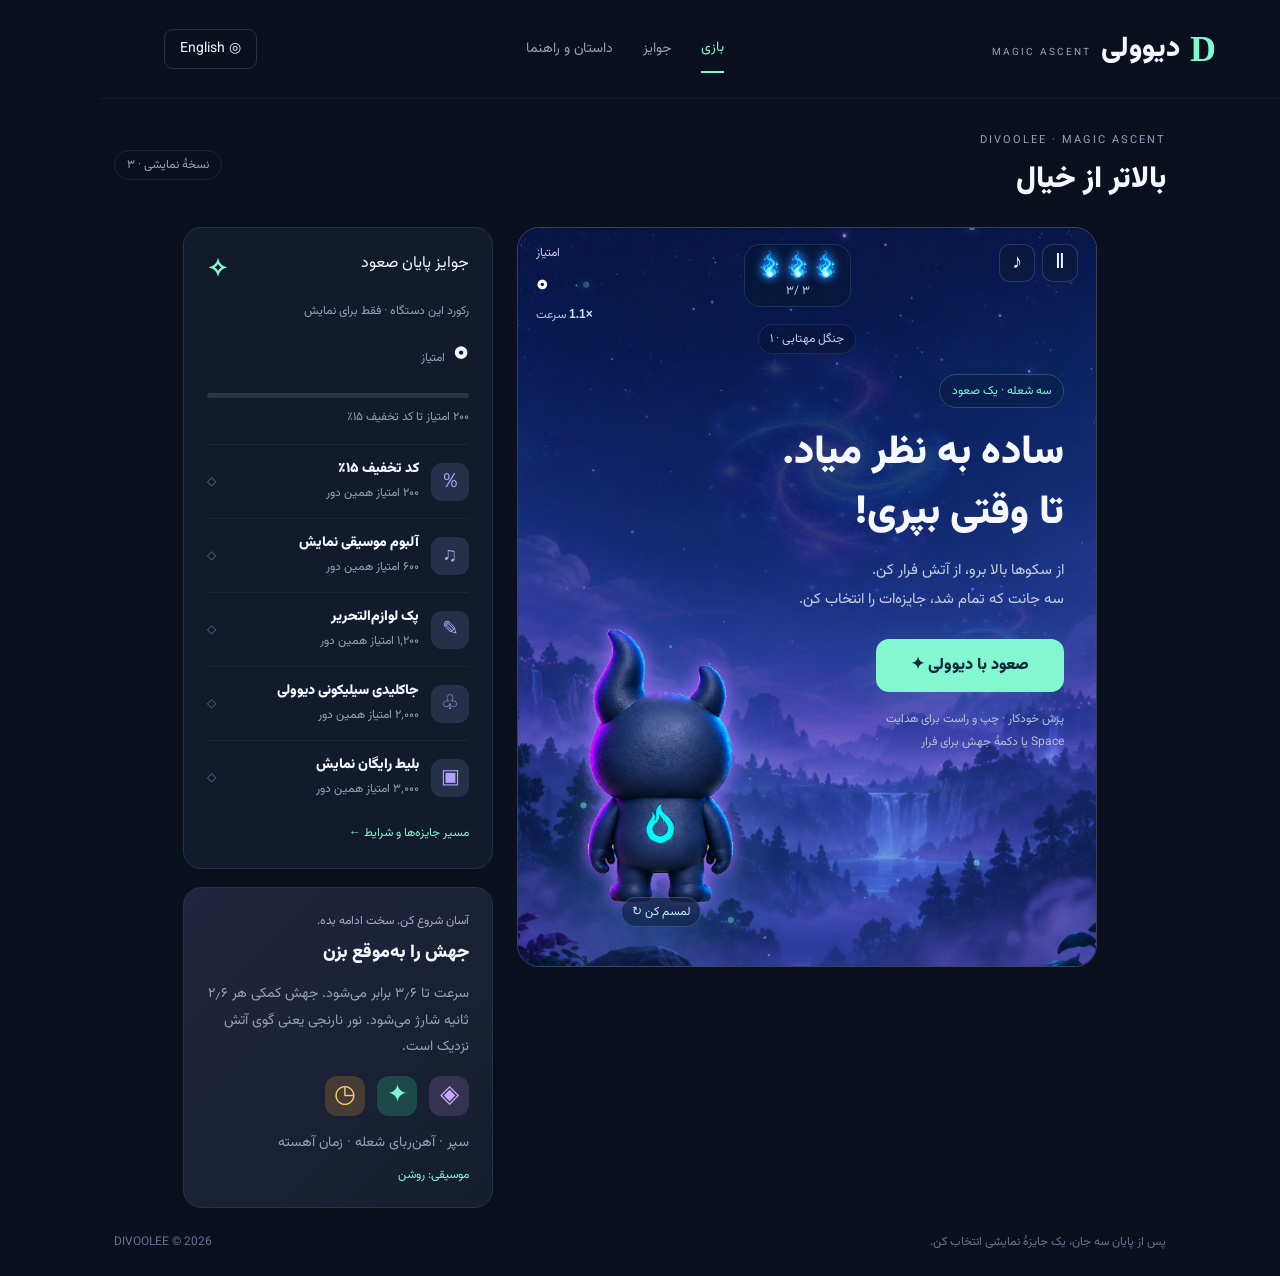
<file: index.html>
<!doctype html>
<html lang="fa" dir="rtl">
<head>
 <meta charset="UTF-8"><meta name="viewport" content="width=device-width,initial-scale=1">
 <title>دیوولی — صعود جادویی</title>
 <meta name="description" content="سه شعله، یک جایزه و یک صعود دشوار. ماجراجویی عمودی دیوولی.">
 <link rel="icon" href="data:image/svg+xml,%3Csvg xmlns='http://www.w3.org/2000/svg' viewBox='0 0 32 32'%3E%3Crect width='32' height='32' rx='10' fill='%230c142c'/%3E%3Cpath d='M16 4Q30 21 16 28Q2 21 16 4' fill='%2356ead8'/%3E%3C/svg%3E">
 <link rel="stylesheet" href="style.css">
</head>
<body>
<header>
 <a class="brand" href="./"><span class="brand-mark">D</span><span data-fa="دیوولی" data-en="Divoolee">دیوولی</span><small>MAGIC ASCENT</small></a>
 <nav aria-label="Navigation"><button class="nav-active" data-panel="game" data-fa="بازی" data-en="Play">بازی</button><button data-panel="rewards" data-fa="جوایز" data-en="Rewards">جوایز</button><button data-panel="story" data-fa="داستان و راهنما" data-en="Story & guide">داستان و راهنما</button></nav>
 <button id="language" class="language">English ◎</button>
</header>
<main>
 <div class="topline"><div><span class="eyebrow">DIVOOLEE · MAGIC ASCENT</span><h1 data-fa="بالاتر از خیال" data-en="Rise beyond imagination">بالاتر از خیال</h1></div><span class="demo" data-fa="نسخهٔ نمایشی · ۳" data-en="Demo edition · 3">نسخهٔ نمایشی · ۳</span></div>
 <div class="game-layout">
  <section class="arena" aria-label="Divoolee Magic Ascent">
   <div class="scene"></div><canvas id="game" tabindex="0"></canvas>
   <div class="hud">
    <div class="score-box"><small data-fa="امتیاز" data-en="SCORE">امتیاز</small><strong id="score">۰</strong><small class="speed-label"><span data-fa="سرعت" data-en="Speed">سرعت</span> <b id="speed">1.1×</b></small></div>
    <div class="lives-box"><div id="lives" role="img" aria-label="۳ جان باقی مانده"><i></i><i></i><i></i></div><small id="lifeCount">۳ / ۳</small></div>
    <div class="hud-actions"><button id="sound" aria-label="صدا" aria-pressed="true">♪</button><button id="pause" aria-label="مکث">Ⅱ</button></div>
   </div>
   <div class="world"><span id="world">جنگل مهتابی · ۱</span></div>
   <div id="welcome" class="overlay">
    <div class="intro"><span class="chapter" data-fa="سه شعله · یک صعود" data-en="THREE FLAMES · ONE ASCENT">سه شعله · یک صعود</span><h2 data-fa="ساده به نظر میاد.<br>تا وقتی بپری!" data-en="Looks easy.<br>Until you jump.">ساده به نظر میاد.<br>تا وقتی بپری!</h2><p data-fa="از سکوها بالا برو، از آتش فرار کن.<br>سه جانت که تمام شد، جایزه‌ات را انتخاب کن." data-en="Climb the platforms. Dodge the fire.<br>Use three lives. Then choose your reward.">از سکوها بالا برو، از آتش فرار کن.<br>سه جانت که تمام شد، جایزه‌ات را انتخاب کن.</p><button id="start" class="primary" data-fa="صعود با دیوولی ✦" data-en="Rise with Divoolee ✦">صعود با دیوولی ✦</button><small data-fa="پرش خودکار · چپ و راست برای هدایت<br>Space یا دکمهٔ جهش برای فرار" data-en="Auto-bounce · Steer left and right<br>Space or Boost to dodge">پرش خودکار · چپ و راست برای هدایت<br>Space یا دکمهٔ جهش برای فرار</small></div>
    <button id="heroTurn" class="hero-character ready" aria-label="لمس کن تا دیوولی به سمتت بچرخد" aria-pressed="false"><canvas id="heroSprite" width="300" height="400" aria-hidden="true"></canvas><span class="turn-hint" data-fa="لمسم کن ↻" data-en="Tap to turn ↻">لمسم کن ↻</span></button>
   </div>
   <div id="power" class="power"></div><div id="toast" role="status" aria-live="polite"></div>
   <button id="claimShortcut" hidden data-fa="انتخاب یک جایزه ✦" data-en="Choose one reward ✦">انتخاب یک جایزه ✦</button>
   <button id="homeAgain" class="primary" hidden data-fa="دوباره از اول ↻" data-en="Start again ↻">دوباره از اول ↻</button>
   <div class="touch-controls"><button id="left" aria-label="Move left">←</button><button id="jump">جهش ↑</button><button id="right" aria-label="Move right">→</button></div>
  </section>
  <aside>
   <section class="progress-card"><div class="card-heading"><span data-fa="جوایز پایان صعود" data-en="Rewards after the ascent">جوایز پایان صعود</span><span>✧</span></div><p class="muted" data-fa="رکورد این دستگاه · فقط برای نمایش" data-en="Device record · display only">رکورد این دستگاه · فقط برای نمایش</p><div class="best"><strong id="best">۰</strong><small data-fa="امتیاز" data-en="points">امتیاز</small></div><div class="progress-track"><i id="progress"></i></div><p id="nextReward" class="next"></p><div id="rewardList"></div><button class="text-button" data-panel="rewards" data-fa="مسیر جایزه‌ها و شرایط ←" data-en="Reward trail & rules →">مسیر جایزه‌ها و شرایط ←</button></section>
   <section class="magic-card"><span class="eyebrow" data-fa="آسان شروع کن. سخت ادامه بده." data-en="EASY TO START. HARD TO MASTER.">آسان شروع کن. سخت ادامه بده.</span><h3 data-fa="جهش را به‌موقع بزن" data-en="Time your boost"></h3><p data-fa="سرعت تا ۳٫۶ برابر می‌شود. جهش کمکی هر ۲٫۶ ثانیه شارژ می‌شود. نور نارنجی یعنی گوی آتش نزدیک است." data-en="Speed rises to 3.6×. Boost recharges every 2.6 seconds. An orange warning means fire is coming."></p><div class="powers"><span>◈</span><span>✦</span><span>◷</span></div><p data-fa="سپر · آهن‌ربای شعله · زمان آهسته" data-en="Shield · Spark magnet · Slow time"></p><button id="music" class="text-button" aria-pressed="true">موسیقی: روشن</button></section>
  </aside>
 </div>
 <footer><span data-fa="پس از پایان سه جان، یک جایزهٔ نمایشی انتخاب کن." data-en="Use all three lives, then choose one demo campaign reward.">پس از پایان سه جان، یک جایزهٔ نمایشی انتخاب کن.</span><span>DIVOOLEE © 2026</span></footer>
</main>
<dialog id="dialog"><button id="close" class="close" aria-label="Close">×</button><div id="dialogBody"></div></dialog>
<script src="engine.js"></script><script src="rewards.js"></script><script src="audio.js"></script><script src="turntable.js"></script><script src="game.js"></script>
</body></html>
</file>
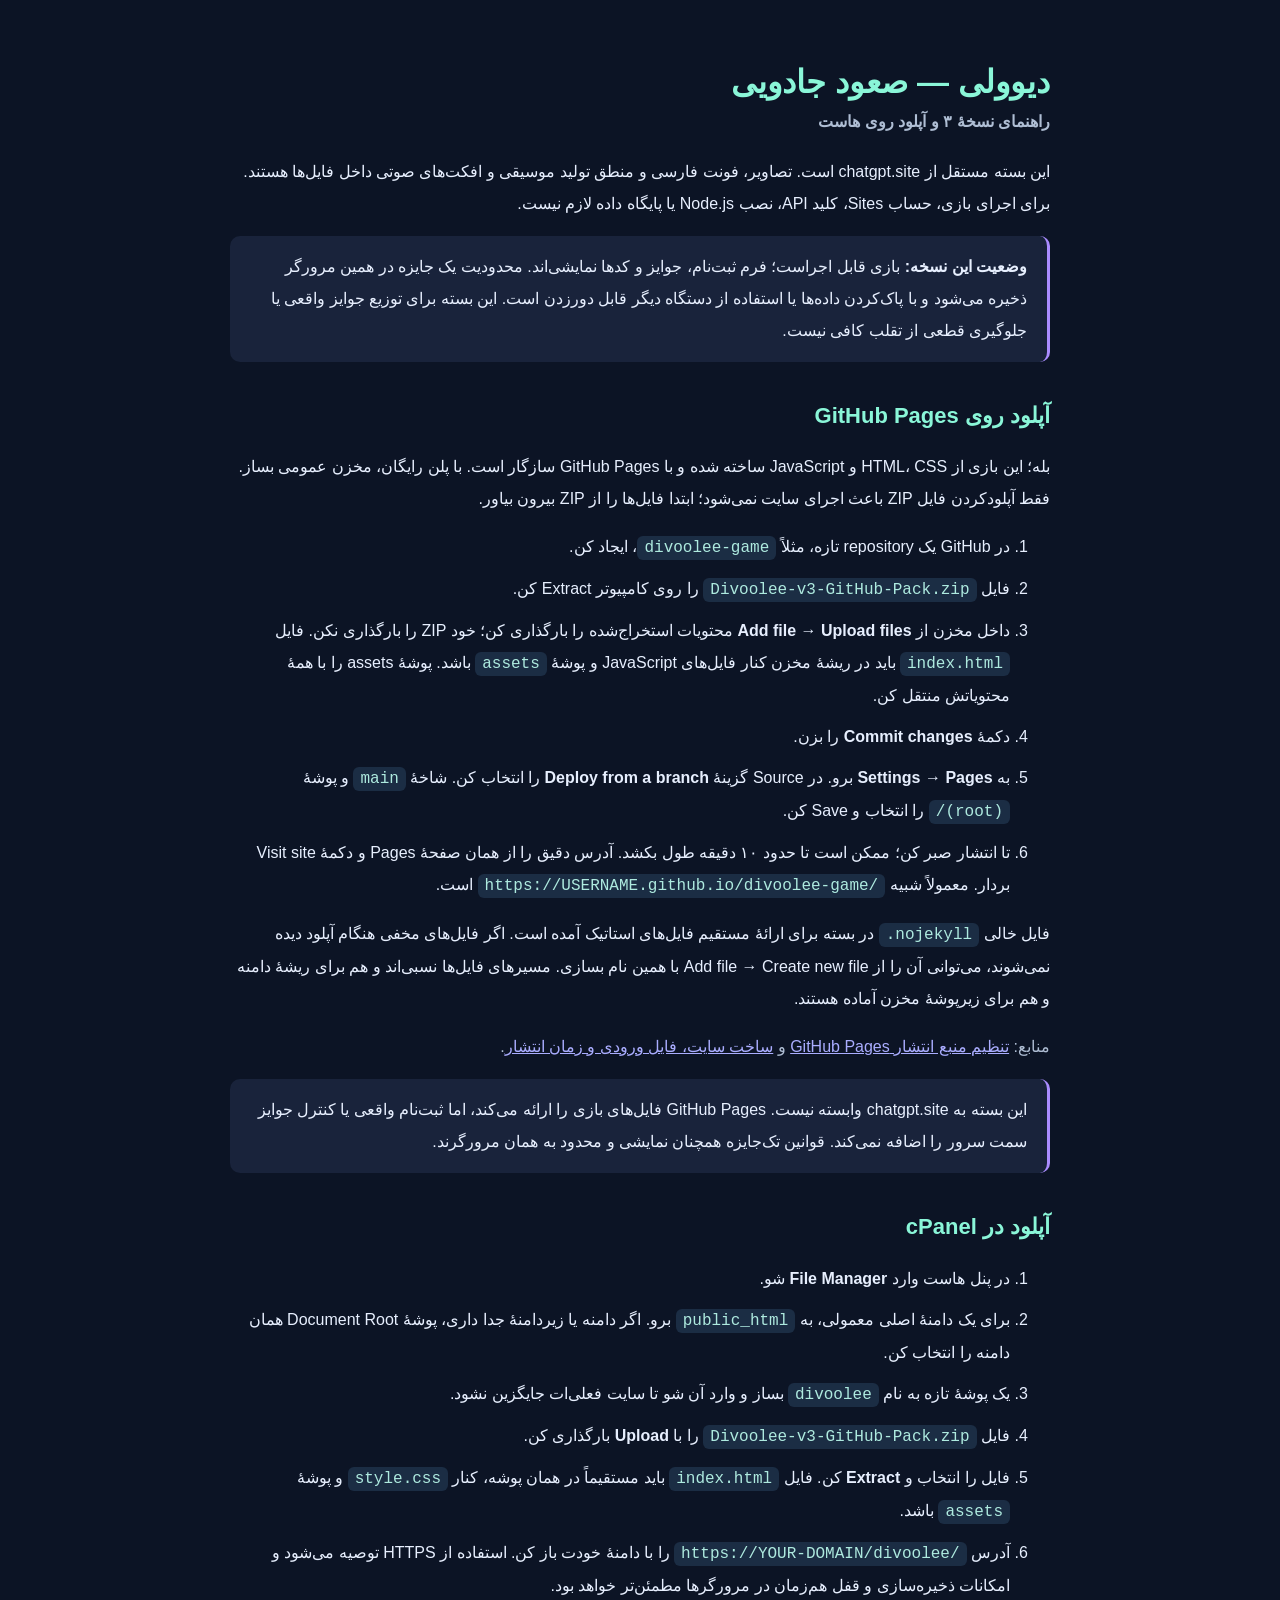
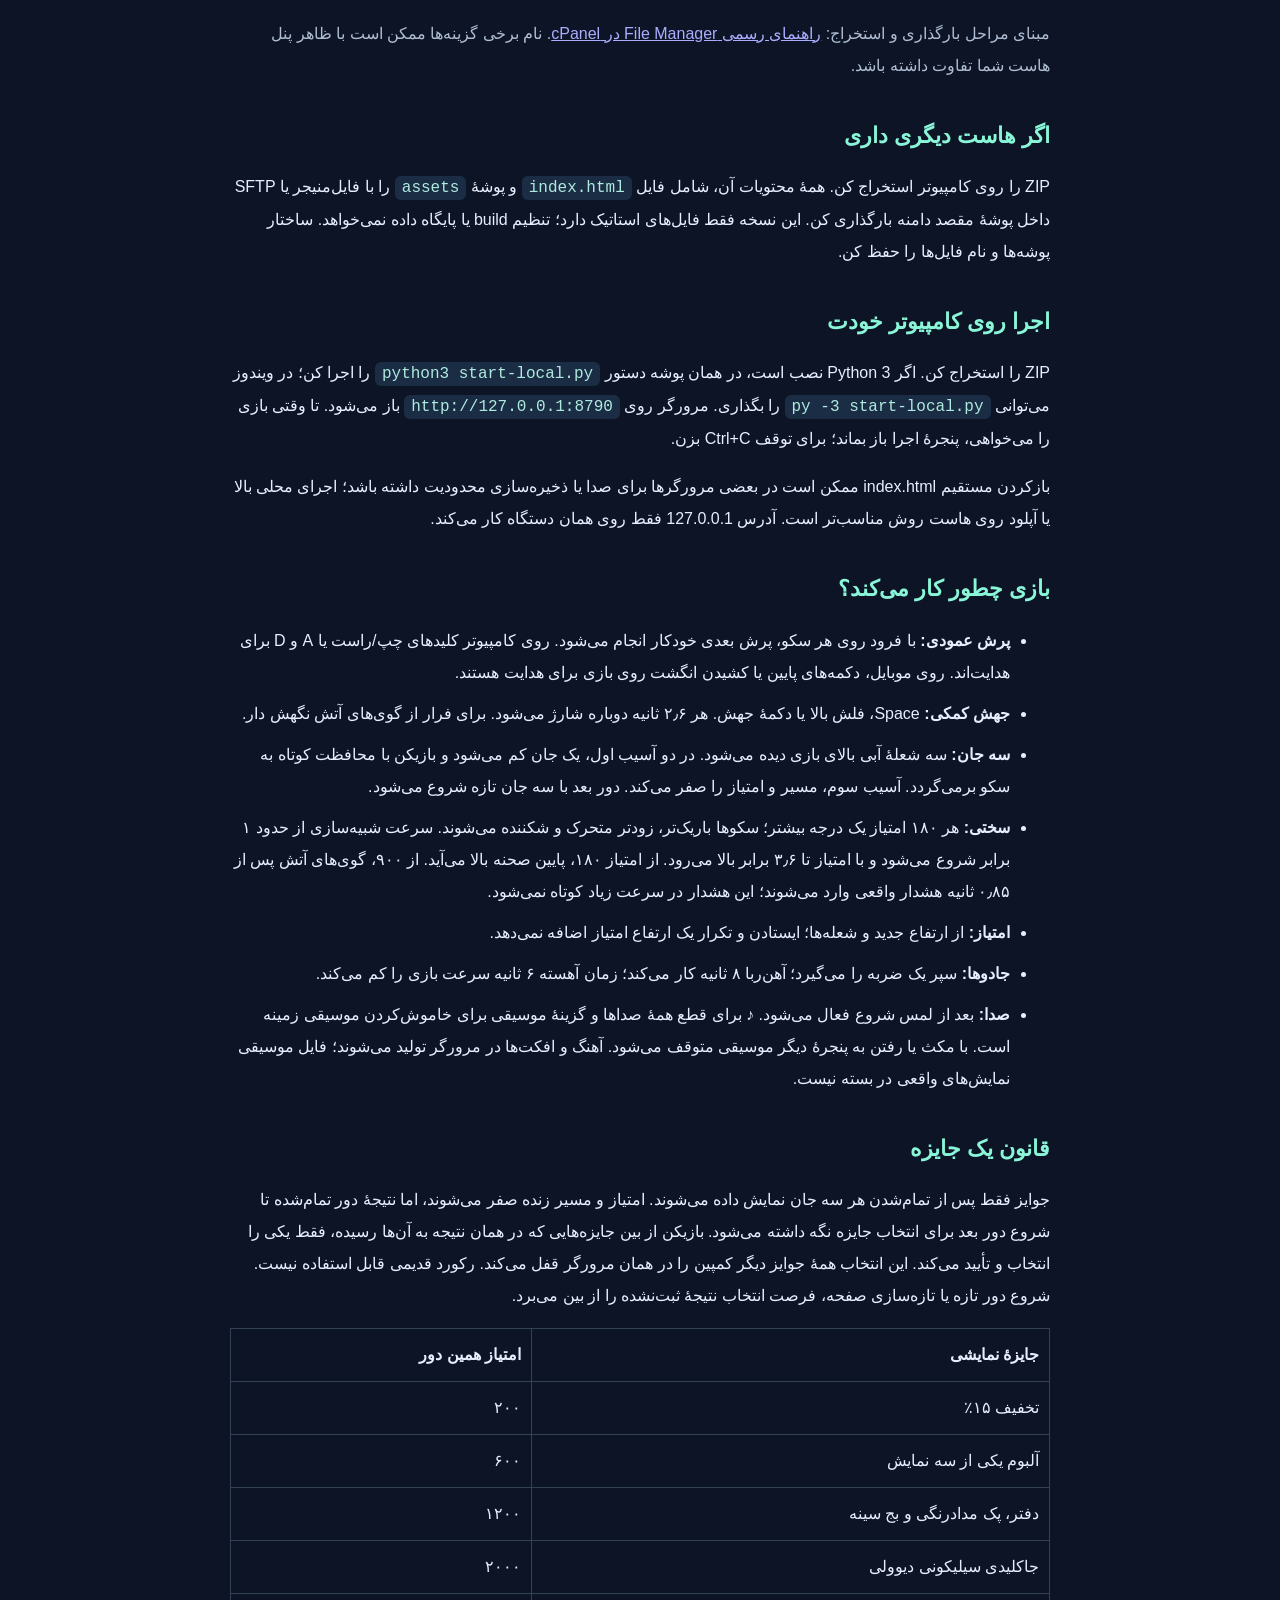
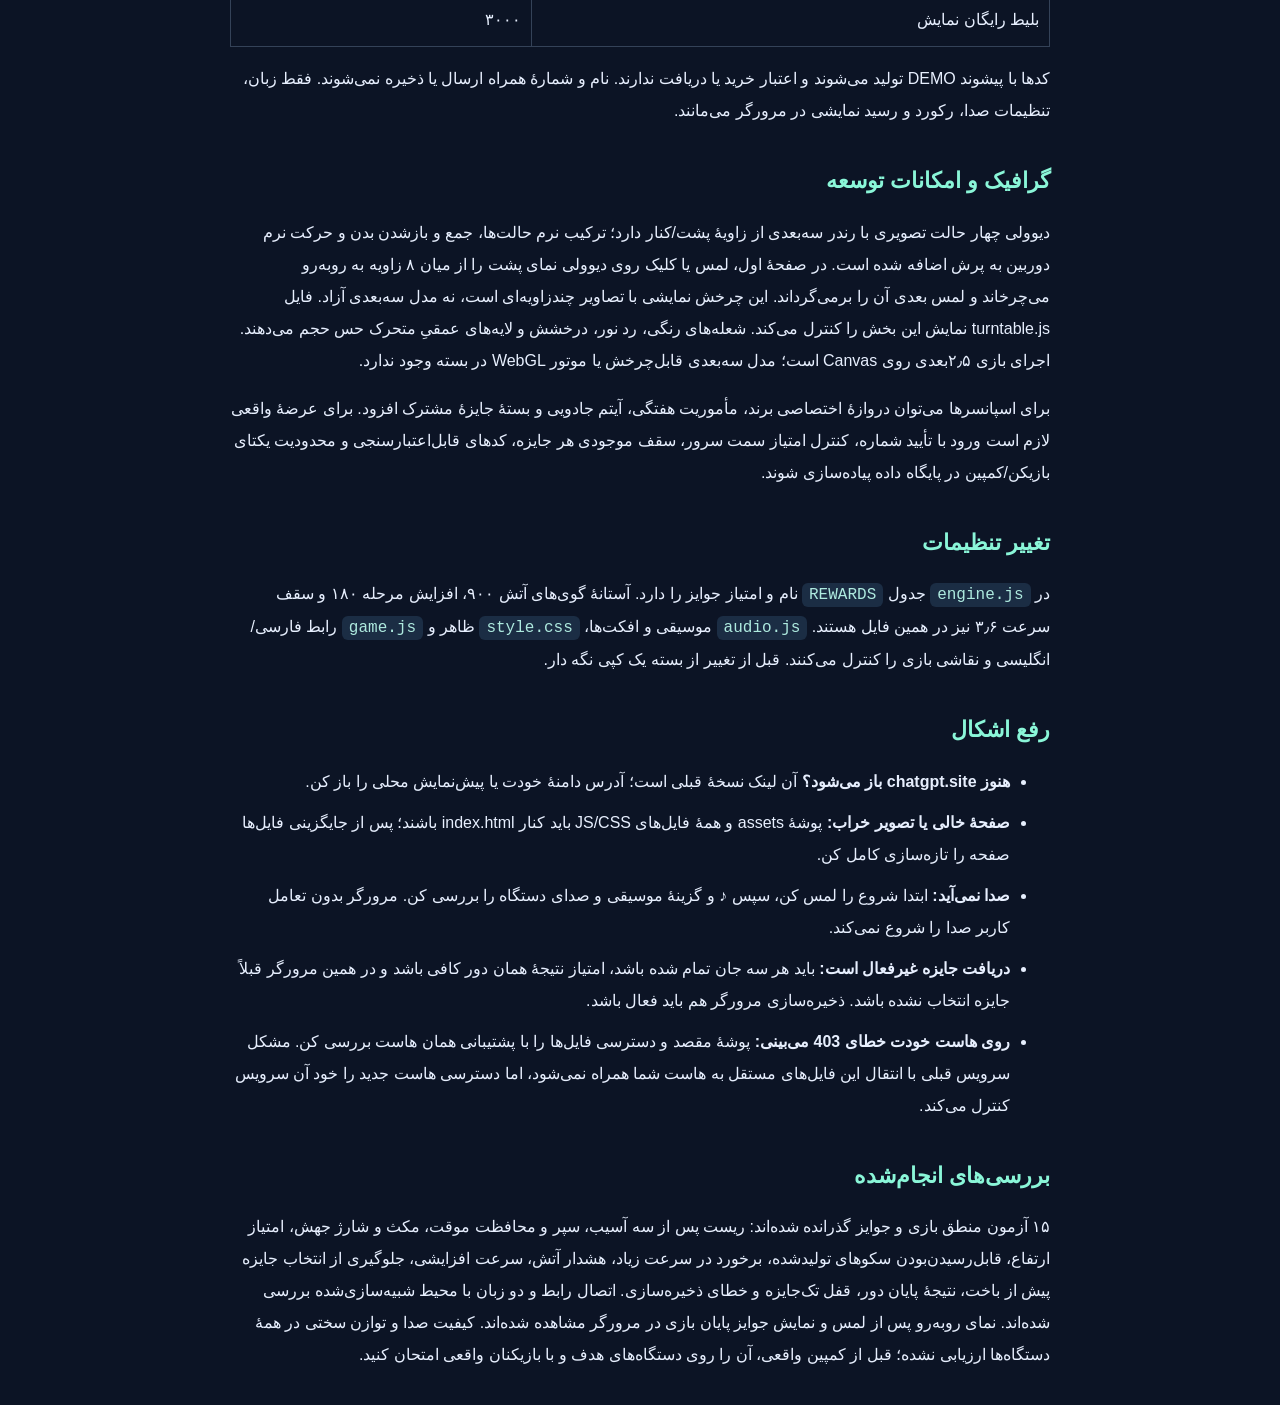
<file: README-FA.html>
<!doctype html><html lang="fa" dir="rtl"><head><meta charset="utf-8"><meta name="viewport" content="width=device-width,initial-scale=1"><title>راهنمای بستهٔ دیوولی</title><style>body{font:16px/2 Tahoma,Arial,sans-serif;background:#0c1425;color:#e7effe;margin:0}main{max-width:820px;margin:auto;padding:36px 24px}h1,h2{color:#8af6d8;line-height:1.6}h2{margin-top:36px;font-size:22px}a{color:#aaadff}code{direction:ltr;unicode-bidi:embed;color:#aeeadf;background:#1b2d44;padding:3px 7px;border-radius:6px}li{margin:9px 0}.note{border-right:3px solid #aa8cff;background:#19233b;padding:15px 20px;border-radius:10px}table{border-collapse:collapse;width:100%}td,th{padding:10px;border:1px solid #344258;text-align:right}.muted{color:#afbed4}h1 small{display:block;font-size:16px;color:#afbed4}</style></head><body><main>
<h1>دیوولی — صعود جادویی<small>راهنمای نسخهٔ ۳ و آپلود روی هاست</small></h1>
<p>این بسته مستقل از chatgpt.site است. تصاویر، فونت فارسی و منطق تولید موسیقی و افکت‌های صوتی داخل فایل‌ها هستند. برای اجرای بازی، حساب Sites، کلید API، نصب Node.js یا پایگاه داده لازم نیست.</p>
<div class="note"><strong>وضعیت این نسخه:</strong> بازی قابل اجراست؛ فرم ثبت‌نام، جوایز و کدها نمایشی‌اند. محدودیت یک جایزه در همین مرورگر ذخیره می‌شود و با پاک‌کردن داده‌ها یا استفاده از دستگاه دیگر قابل دورزدن است. این بسته برای توزیع جوایز واقعی یا جلوگیری قطعی از تقلب کافی نیست.</div>
<h2>آپلود روی GitHub Pages</h2>
<p>بله؛ این بازی از HTML، CSS و JavaScript ساخته شده و با GitHub Pages سازگار است. با پلن رایگان، مخزن عمومی بساز. فقط آپلودکردن فایل ZIP باعث اجرای سایت نمی‌شود؛ ابتدا فایل‌ها را از ZIP بیرون بیاور.</p>
<ol><li>در GitHub یک repository تازه، مثلاً <code>divoolee-game</code>، ایجاد کن.</li><li>فایل <code>Divoolee-v3-GitHub-Pack.zip</code> را روی کامپیوتر Extract کن.</li><li>داخل مخزن از <strong>Add file → Upload files</strong> محتویات استخراج‌شده را بارگذاری کن؛ خود ZIP را بارگذاری نکن. فایل <code>index.html</code> باید در ریشهٔ مخزن کنار فایل‌های JavaScript و پوشهٔ <code>assets</code> باشد. پوشهٔ assets را با همهٔ محتویاتش منتقل کن.</li><li>دکمهٔ <strong>Commit changes</strong> را بزن.</li><li>به <strong>Settings → Pages</strong> برو. در Source گزینهٔ <strong>Deploy from a branch</strong> را انتخاب کن. شاخهٔ <code>main</code> و پوشهٔ <code>/(root)</code> را انتخاب و Save کن.</li><li>تا انتشار صبر کن؛ ممکن است تا حدود ۱۰ دقیقه طول بکشد. آدرس دقیق را از همان صفحهٔ Pages و دکمهٔ Visit site بردار. معمولاً شبیه <code>https://USERNAME.github.io/divoolee-game/</code> است.</li></ol>
<p>فایل خالی <code>.nojekyll</code> در بسته برای ارائهٔ مستقیم فایل‌های استاتیک آمده است. اگر فایل‌های مخفی هنگام آپلود دیده نمی‌شوند، می‌توانی آن را از Add file → Create new file با همین نام بسازی. مسیرهای فایل‌ها نسبی‌اند و هم برای ریشهٔ دامنه و هم برای زیرپوشهٔ مخزن آماده هستند.</p>
<p class="muted">منابع: <a href="https://docs.github.com/en/pages/getting-started-with-github-pages/configuring-a-publishing-source-for-your-github-pages-site">تنظیم منبع انتشار GitHub Pages</a> و <a href="https://docs.github.com/en/pages/getting-started-with-github-pages/creating-a-github-pages-site">ساخت سایت، فایل ورودی و زمان انتشار</a>.</p>
<div class="note">این بسته به chatgpt.site وابسته نیست. GitHub Pages فایل‌های بازی را ارائه می‌کند، اما ثبت‌نام واقعی یا کنترل جوایز سمت سرور را اضافه نمی‌کند. قوانین تک‌جایزه همچنان نمایشی و محدود به همان مرورگرند.</div>
<h2>آپلود در cPanel</h2>
<ol>
<li>در پنل هاست وارد <strong>File Manager</strong> شو.</li>
<li>برای یک دامنهٔ اصلی معمولی، به <code>public_html</code> برو. اگر دامنه یا زیر‌دامنهٔ جدا داری، پوشهٔ Document Root همان دامنه را انتخاب کن.</li>
<li>یک پوشهٔ تازه به نام <code>divoolee</code> بساز و وارد آن شو تا سایت فعلی‌ات جایگزین نشود.</li>
<li>فایل <code>Divoolee-v3-GitHub-Pack.zip</code> را با <strong>Upload</strong> بارگذاری کن.</li>
<li>فایل را انتخاب و <strong>Extract</strong> کن. فایل <code>index.html</code> باید مستقیماً در همان پوشه، کنار <code>style.css</code> و پوشهٔ <code>assets</code> باشد.</li>
<li>آدرس <code>https://YOUR-DOMAIN/divoolee/</code> را با دامنهٔ خودت باز کن. استفاده از HTTPS توصیه می‌شود و امکانات ذخیره‌سازی و قفل هم‌زمان در مرورگرها مطمئن‌تر خواهد بود.</li>
</ol>
<p class="muted">مبنای مراحل بارگذاری و استخراج: <a href="https://docs.cpanel.net/cpanel/files/file-manager/110/">راهنمای رسمی File Manager در cPanel</a>. نام برخی گزینه‌ها ممکن است با ظاهر پنل هاست شما تفاوت داشته باشد.</p>
<h2>اگر هاست دیگری داری</h2>
<p>ZIP را روی کامپیوتر استخراج کن. همهٔ محتویات آن، شامل فایل <code>index.html</code> و پوشهٔ <code>assets</code> را با فایل‌منیجر یا SFTP داخل پوشهٔ مقصد دامنه بارگذاری کن. این نسخه فقط فایل‌های استاتیک دارد؛ تنظیم build یا پایگاه داده نمی‌خواهد. ساختار پوشه‌ها و نام فایل‌ها را حفظ کن.</p>
<h2>اجرا روی کامپیوتر خودت</h2>
<p>ZIP را استخراج کن. اگر Python 3 نصب است، در همان پوشه دستور <code>python3 start-local.py</code> را اجرا کن؛ در ویندوز می‌توانی <code>py -3 start-local.py</code> را بگذاری. مرورگر روی <code>http://127.0.0.1:8790</code> باز می‌شود. تا وقتی بازی را می‌خواهی، پنجرهٔ اجرا باز بماند؛ برای توقف Ctrl+C بزن.</p>
<p>بازکردن مستقیم index.html ممکن است در بعضی مرورگرها برای صدا یا ذخیره‌سازی محدودیت داشته باشد؛ اجرای محلی بالا یا آپلود روی هاست روش مناسب‌تر است. آدرس 127.0.0.1 فقط روی همان دستگاه کار می‌کند.</p>
<h2>بازی چطور کار می‌کند؟</h2>
<ul>
<li><strong>پرش عمودی:</strong> با فرود روی هر سکو، پرش بعدی خودکار انجام می‌شود. روی کامپیوتر کلیدهای چپ/راست یا A و D برای هدایت‌اند. روی موبایل، دکمه‌های پایین یا کشیدن انگشت روی بازی برای هدایت هستند.</li>
<li><strong>جهش کمکی:</strong> Space، فلش بالا یا دکمهٔ جهش. هر ۲٫۶ ثانیه دوباره شارژ می‌شود. برای فرار از گوی‌های آتش نگهش دار.</li>
<li><strong>سه جان:</strong> سه شعلهٔ آبی بالای بازی دیده می‌شود. در دو آسیب اول، یک جان کم می‌شود و بازیکن با محافظت کوتاه به سکو برمی‌گردد. آسیب سوم، مسیر و امتیاز را صفر می‌کند. دور بعد با سه جان تازه شروع می‌شود.</li>
<li><strong>سختی:</strong> هر ۱۸۰ امتیاز یک درجه بیشتر؛ سکوها باریک‌تر، زودتر متحرک و شکننده می‌شوند. سرعت شبیه‌سازی از حدود ۱ برابر شروع می‌شود و با امتیاز تا ۳٫۶ برابر بالا می‌رود. از امتیاز ۱۸۰، پایین صحنه بالا می‌آید. از ۹۰۰، گوی‌های آتش پس از ۰٫۸۵ ثانیه هشدار واقعی وارد می‌شوند؛ این هشدار در سرعت زیاد کوتاه نمی‌شود.</li>
<li><strong>امتیاز:</strong> از ارتفاع جدید و شعله‌ها؛ ایستادن و تکرار یک ارتفاع امتیاز اضافه نمی‌دهد.</li>
<li><strong>جادوها:</strong> سپر یک ضربه را می‌گیرد؛ آهن‌ربا ۸ ثانیه کار می‌کند؛ زمان آهسته ۶ ثانیه سرعت بازی را کم می‌کند.</li>
<li><strong>صدا:</strong> بعد از لمس شروع فعال می‌شود. ♪ برای قطع همهٔ صداها و گزینهٔ موسیقی برای خاموش‌کردن موسیقی زمینه است. با مکث یا رفتن به پنجرهٔ دیگر موسیقی متوقف می‌شود. آهنگ و افکت‌ها در مرورگر تولید می‌شوند؛ فایل موسیقی نمایش‌های واقعی در بسته نیست.</li>
</ul>
<h2>قانون یک جایزه</h2>
<p>جوایز فقط پس از تمام‌شدن هر سه جان نمایش داده می‌شوند. امتیاز و مسیر زنده صفر می‌شوند، اما نتیجهٔ دور تمام‌شده تا شروع دور بعد برای انتخاب جایزه نگه داشته می‌شود. بازیکن از بین جایزه‌هایی که در همان نتیجه به آن‌ها رسیده، فقط یکی را انتخاب و تأیید می‌کند. این انتخاب همهٔ جوایز دیگر کمپین را در همان مرورگر قفل می‌کند. رکورد قدیمی قابل استفاده نیست. شروع دور تازه یا تازه‌سازی صفحه، فرصت انتخاب نتیجهٔ ثبت‌نشده را از بین می‌برد.</p>
<table><tr><th>جایزهٔ نمایشی</th><th>امتیاز همین دور</th></tr><tr><td>تخفیف ۱۵٪</td><td>۲۰۰</td></tr><tr><td>آلبوم یکی از سه نمایش</td><td>۶۰۰</td></tr><tr><td>دفتر، پک مدادرنگی و بج سینه</td><td>۱۲۰۰</td></tr><tr><td>جاکلیدی سیلیکونی دیوولی</td><td>۲۰۰۰</td></tr><tr><td>بلیط رایگان نمایش</td><td>۳۰۰۰</td></tr></table>
<p>کدها با پیشوند DEMO تولید می‌شوند و اعتبار خرید یا دریافت ندارند. نام و شمارهٔ همراه ارسال یا ذخیره نمی‌شوند. فقط زبان، تنظیمات صدا، رکورد و رسید نمایشی در مرورگر می‌مانند.</p>
<h2>گرافیک و امکانات توسعه</h2>
<p>دیوولی چهار حالت تصویری با رندر سه‌بعدی از زاویهٔ پشت/کنار دارد؛ ترکیب نرم حالت‌ها، جمع و بازشدن بدن و حرکت نرم دوربین به پرش اضافه شده است. در صفحهٔ اول، لمس یا کلیک روی دیوولی نمای پشت را از میان ۸ زاویه به روبه‌رو می‌چرخاند و لمس بعدی آن را برمی‌گرداند. این چرخش نمایشی با تصاویر چندزاویه‌ای است، نه مدل سه‌بعدی آزاد. فایل turntable.js نمایش این بخش را کنترل می‌کند. شعله‌های رنگی، رد نور، درخشش و لایه‌های عمقیِ متحرک حس حجم می‌دهند. اجرای بازی ۲٫۵بعدی روی Canvas است؛ مدل سه‌بعدی قابل‌چرخش یا موتور WebGL در بسته وجود ندارد.</p>
<p>برای اسپانسرها می‌توان دروازهٔ اختصاصی برند، مأموریت هفتگی، آیتم جادویی و بستهٔ جایزهٔ مشترک افزود. برای عرضهٔ واقعی لازم است ورود با تأیید شماره، کنترل امتیاز سمت سرور، سقف موجودی هر جایزه، کدهای قابل‌اعتبارسنجی و محدودیت یکتای بازیکن/کمپین در پایگاه داده پیاده‌سازی شوند.</p>
<h2>تغییر تنظیمات</h2>
<p>در <code>engine.js</code> جدول <code>REWARDS</code> نام و امتیاز جوایز را دارد. آستانهٔ گوی‌های آتش ۹۰۰، افزایش مرحله ۱۸۰ و سقف سرعت ۳٫۶ نیز در همین فایل هستند. <code>audio.js</code> موسیقی و افکت‌ها، <code>style.css</code> ظاهر و <code>game.js</code> رابط فارسی/انگلیسی و نقاشی بازی را کنترل می‌کنند. قبل از تغییر از بسته یک کپی نگه دار.</p>
<h2>رفع اشکال</h2>
<ul><li><strong>هنوز chatgpt.site باز می‌شود؟</strong> آن لینک نسخهٔ قبلی است؛ آدرس دامنهٔ خودت یا پیش‌نمایش محلی را باز کن.</li><li><strong>صفحهٔ خالی یا تصویر خراب:</strong> پوشهٔ assets و همهٔ فایل‌های JS/CSS باید کنار index.html باشند؛ پس از جایگزینی فایل‌ها صفحه را تازه‌سازی کامل کن.</li><li><strong>صدا نمی‌آید:</strong> ابتدا شروع را لمس کن، سپس ♪ و گزینهٔ موسیقی و صدای دستگاه را بررسی کن. مرورگر بدون تعامل کاربر صدا را شروع نمی‌کند.</li><li><strong>دریافت جایزه غیرفعال است:</strong> باید هر سه جان تمام شده باشد، امتیاز نتیجهٔ همان دور کافی باشد و در همین مرورگر قبلاً جایزه انتخاب نشده باشد. ذخیره‌سازی مرورگر هم باید فعال باشد.</li><li><strong>روی هاست خودت خطای 403 می‌بینی:</strong> پوشهٔ مقصد و دسترسی فایل‌ها را با پشتیبانی همان هاست بررسی کن. مشکل سرویس قبلی با انتقال این فایل‌های مستقل به هاست شما همراه نمی‌شود، اما دسترسی هاست جدید را خود آن سرویس کنترل می‌کند.</li></ul>
<h2>بررسی‌های انجام‌شده</h2>
<p>۱۵ آزمون منطق بازی و جوایز گذرانده شده‌اند: ریست پس از سه آسیب، سپر و محافظت موقت، مکث و شارژ جهش، امتیاز ارتفاع، قابل‌رسیدن‌بودن سکوهای تولیدشده، برخورد در سرعت زیاد، هشدار آتش، سرعت افزایشی، جلوگیری از انتخاب جایزه پیش از باخت، نتیجهٔ پایان دور، قفل تک‌جایزه و خطای ذخیره‌سازی. اتصال رابط و دو زبان با محیط شبیه‌سازی‌شده بررسی شده‌اند. نمای روبه‌رو پس از لمس و نمایش جوایز پایان بازی در مرورگر مشاهده شده‌اند. کیفیت صدا و توازن سختی در همهٔ دستگاه‌ها ارزیابی نشده؛ قبل از کمپین واقعی، آن را روی دستگاه‌های هدف و با بازیکنان واقعی امتحان کنید.</p>
</main></body></html>
</file>
<file: style.css>
@font-face{font-family:Vazirmatn;src:url('assets/vazirmatn-regular.ttf') format('truetype');font-weight:400 600;font-display:swap}@font-face{font-family:Vazirmatn;src:url('assets/vazirmatn-black.ttf') format('truetype');font-weight:700 900;font-display:swap}
:root{color-scheme:dark;--bg:#0b101e;--panel:#121b2c;--line:#263047;--text:#f6f8ff;--muted:#96a2ba;--mint:#83f7cf}*{box-sizing:border-box}body{margin:0;background:var(--bg);color:var(--text);font:16px Vazirmatn,Arial,sans-serif}button,input,select{font:inherit}button,a,input,select{ -webkit-tap-highlight-color:transparent}button{cursor:pointer;color:inherit;border:0;background:none}button:focus-visible,a:focus-visible{outline:2px solid var(--mint);outline-offset:5px}header{max-width:1440px;padding:25px 5%;display:flex;align-items:center;justify-content:space-between;border-bottom:1px solid #ffffff0c;gap:20px}.brand{display:flex;align-items:center;gap:10px;color:inherit;text-decoration:none;font-weight:900;font-size:28px}.brand-mark{font-family:Georgia,serif;color:var(--mint);font-size:36px}.brand small{font-size:10px;letter-spacing:2px;align-self:end;margin-bottom:11px;color:var(--muted);font-weight:500}nav{display:flex;gap:30px}nav button{font-size:14px;color:var(--muted);padding:12px 0}.nav-active{color:var(--mint);border-bottom:2px solid var(--mint)}.language{font-size:14px;border:1px solid var(--line);padding:8px 15px;border-radius:9px;direction:ltr}.language span{margin-left:10px}main{max-width:1440px;margin:auto;padding:28px 5% 0}.topline{display:flex;align-items:center;justify-content:space-between;margin-bottom:24px}.eyebrow{font-size:11px;letter-spacing:2px;color:var(--muted)}h1{font-size:30px;margin:4px 0 0;font-weight:800}.demo{font-size:12px;border:1px solid #ffffff16;border-radius:20px;padding:5px 12px;color:var(--muted)}.game-layout{display:grid;grid-template-columns:minmax(0,1fr) 285px;gap:24px}.arena{height:585px;position:relative;isolation:isolate;overflow:hidden;background:radial-gradient(ellipse at 45% 65%,#2a5970,#151736 60%,#11172e);border:1px solid #38445e;border-radius:22px;direction:ltr;touch-action:none}.scene{position:absolute;inset:-15px;background:linear-gradient(0deg,#08102188,#08102100 45%),url('assets/forest.png') center/cover;transition:transform 1s;z-index:-1}.arena:hover .scene{transform:scale(1.025)}canvas{width:100%;height:100%;display:block}.hud{position:absolute;top:20px;left:24px;right:24px;display:flex;justify-content:space-between;align-items:center;pointer-events:none}.hud>div:first-child{display:flex;flex-direction:column;min-width:65px}.hud small{font-size:12px;color:#c6d5e6}.hud strong{font-size:28px}.world{font-size:13px;background:#08132770;border:1px solid #ffffff1b;padding:8px 14px;border-radius:30px;backdrop-filter:blur(12px);display:flex;align-items:center;gap:8px}.live-dot{width:5px;height:5px;border-radius:50%;background:var(--mint)}#pause{pointer-events:auto;width:38px;height:38px;border-radius:12px;border:1px solid #ffffff25;background:#101a2f80}.overlay{position:absolute;inset:90px 32px 58px;display:flex;align-items:center;direction:rtl}.intro{z-index:2;flex:1}.chapter{font-size:12px;color:var(--mint);border:1px solid #a0ffd735;border-radius:25px;padding:7px 12px;background:#081c2e50}h2{font-size:clamp(30px,3.5vw,48px);line-height:1.45;margin:24px 0 12px;font-weight:900}.intro p{font-size:15px;line-height:1.9;color:#c5d2e6;margin:0 0 25px}.primary{background:var(--mint);color:#10283a;font-weight:800;border-radius:13px;padding:14px 35px;box-shadow:0 6px 35px #64edbd20}.primary:hover{background:#afffe4;transform:translateY(-1px)}.intro>small{display:block;color:#b2c3d5;font-size:11px;margin-top:16px}.hero-character{width:42%;height:330px;position:relative;overflow:hidden;flex-shrink:0;filter:drop-shadow(0 20px 35px #47e8ec30);animation:bob 4s ease-in-out infinite}.hero-character img{position:absolute;width:820px;max-width:none;left:-100px;top:-57px}.hero-character.ready img{position:static;width:100%;height:100%;object-fit:contain}.floor-label{position:absolute;bottom:25px;text-align:center;width:100%;font-size:12px;color:#c5d2e6}.progress-card,.magic-card{padding:23px;background:var(--panel);border:1px solid var(--line);border-radius:18px}.card-heading{display:flex;justify-content:space-between;font-size:16px;font-weight:600}.card-heading>span:last-child{color:var(--mint);font-size:25px}.muted{font-size:12px;color:var(--muted);margin:12px 0 4px}.best{display:flex;align-items:baseline;gap:8px}.best strong{font-size:36px}.best small{font-size:12px;color:var(--muted)}.progress-track{height:5px;background:#2a3448;border-radius:20px;margin-top:13px;overflow:hidden}.progress-track i{display:block;background:var(--mint);height:100%;width:0;transition:width .3s}.next{font-size:11px;color:var(--muted);margin:10px 0 18px}.reward-mini{display:flex;align-items:center;gap:12px;border-top:1px solid #ffffff0b;padding:12px 0}.reward-icon{width:38px;height:38px;display:grid;place-items:center;background:#253148;border-radius:11px;font-size:20px;color:#b4a1fe}.reward-mini strong{font-size:13px;display:block}.reward-mini small{font-size:11px;color:var(--muted)}.reward-mini .lock{margin-inline-start:auto;color:#63718b;font-size:12px}.text-button{font-size:12px;color:var(--mint);padding:10px 0 0}.magic-card{margin-top:18px;background:linear-gradient(135deg,#22253d,#141e2e);padding:20px 23px}.magic-card .eyebrow{font-size:10px;letter-spacing:0;color:#b1a8d0}h3{font-size:18px;margin:6px 0 14px}.powers{display:flex;gap:12px}.powers span{display:grid;place-items:center;width:40px;height:40px;border-radius:12px;background:#363251;color:#c4a9ff;font-size:25px}.powers span:nth-child(2){background:#1c494a;color:var(--mint)}.powers span:nth-child(3){background:#473c35;color:#fac87a}.magic-card p{font-size:12px;line-height:1.9;color:var(--muted);margin:14px 0 0}footer{display:flex;justify-content:space-between;color:#65748e;font-size:11px;padding:25px 0}.touch-controls{position:absolute;bottom:12px;left:18px;right:18px;display:none;justify-content:center;gap:10px}.playing .touch-controls{display:flex}.touch-controls button{border:1px solid #ffffff30;border-radius:13px;background:#0d183bbf;padding:9px 24px;touch-action:none}.power{position:absolute;top:86px;left:24px;color:var(--mint);font-size:13px}.playing .floor-label{display:none}dialog{color:var(--text);background:#141e30;border:1px solid #36445f;border-radius:24px;width:min(540px,92vw);padding:34px;max-height:85dvh}dialog::backdrop{background:#030816b8;backdrop-filter:blur(8px)}.close{position:absolute;top:8px;inset-inline-end:14px;font-size:28px;color:var(--muted)}dialog h2{font-size:28px;margin:10px 0}dialog p{color:var(--muted);font-size:14px;line-height:1.9}label{display:block;font-size:14px;margin:15px 0 7px}input,select{width:100%;padding:12px;background:#0c1425;border:1px solid #34435f;border-radius:10px;color:var(--text)}form .primary{width:100%;margin-top:22px}.prize{border-top:1px solid var(--line);padding:17px 0}.prize h3{margin:0;font-size:16px}.prize p{margin:6px 0;font-size:12px}.prize button{color:var(--mint);border:1px solid #5bc6aa55;padding:7px 13px;border-radius:8px}.prize button:disabled{color:#748299;cursor:default}.code{direction:ltr;font:700 18px monospace;background:#0b1424;padding:12px;text-align:center;display:block;margin-top:10px;color:var(--mint)}.results-score{font-size:60px;color:var(--mint);font-weight:800}.secondary{border:1px solid var(--line);padding:12px 18px;border-radius:12px;margin:8px}html[dir=ltr] .overlay{direction:ltr}html[dir=ltr] .intro h2{font-size:42px}@keyframes bob{50%{transform:translateY(-12px)}}@media(max-width:1050px){.game-layout{grid-template-columns:minmax(0,1fr) 250px;gap:16px}.overlay{inset-inline:22px}.hero-character{width:36%}h2{font-size:34px}.intro p{font-size:13px}.brand small{display:none}main{padding-inline:3%}}@media(max-width:760px){header{padding:15px 5%;flex-wrap:wrap;gap:8px}.brand{font-size:24px}nav{order:3;width:100%;justify-content:center;gap:35px}nav button{padding:8px 0}.game-layout{display:flex;flex-direction:column}.topline{margin-bottom:18px}h1{font-size:25px}.arena{height:560px}.overlay{inset:82px 22px 60px}.intro{align-self:flex-start;padding-top:35px}.intro h2{font-size:34px}.hero-character{position:absolute;bottom:-10px;left:5%;width:48%;height:265px;z-index:0}.intro>small{max-width:170px;line-height:1.7}.intro .primary{margin-top:5px;padding-inline:27px}.intro p{font-size:14px}.intro>small{font-size:12px}.hud{left:18px;right:18px}.world{font-size:12px}aside{display:grid;grid-template-columns:1fr 1fr;gap:14px}.magic-card{margin:0}.progress-card,.magic-card{padding:18px}.reward-mini strong{font-size:12px}.reward-icon{display:none}footer{gap:20px;line-height:1.8}.chapter{font-size:11px}html[dir=ltr] .intro h2{font-size:34px}html[dir=ltr] .hero-character{left:auto;right:0}.hero-character img{left:-120px}}@media(prefers-reduced-motion:reduce){*{animation:none!important;transition:none!important}}@media(max-width:400px){aside{grid-template-columns:1fr}.arena{height:555px}.demo{font-size:10px}}
/* Magic Ascent v2 */
[hidden]{display:none!important}header,main{max-width:1180px}.game-layout{grid-template-columns:minmax(0,580px) minmax(260px,310px);justify-content:center;align-items:start}.arena{height:740px;max-height:none;min-height:540px;background:#111a38}.scene{background-image:linear-gradient(0deg,#0b102940,#10103220 50%,#10102944),url('assets/forest.png');background-position:center;background-size:auto 110%;inset:-3%;filter:saturate(1.2)}.arena:hover .scene{transform:none}.hud{top:16px;left:18px;right:18px;align-items:start;gap:12px}.hud>div:first-child{min-width:60px}.hud strong{font-size:28px}.hud .lives-box{background:#07182e80;border:1px solid #82ceff28;border-radius:16px;display:flex;flex-direction:column;align-items:center;padding:3px 12px 6px;backdrop-filter:blur(12px)}#lives{display:flex;direction:ltr;gap:3px}#lives i{display:block;width:25px;height:34px;background:url('assets/magic-atlas.png') 0 50%/400% 100% no-repeat;filter:drop-shadow(0 0 5px #349bff)}#lives i.spent{filter:grayscale(1);opacity:.16}.hud #lifeCount{font-size:12px;direction:ltr;color:#b8d8f3}.hud-actions{display:flex;gap:7px;pointer-events:auto}.hud-actions button,#pause{width:36px;height:38px;background:#0c1a3288;border:1px solid #94b8ff33;border-radius:11px;font-size:20px} .world{position:absolute;top:96px;left:50%;transform:translateX(-50%);font-size:12px;max-width:85%;white-space:nowrap;padding:5px 11px;border-color:#92bfff22;color:#bdd6eb}.overlay{inset:150px 32px 74px;display:block;direction:rtl}.intro{position:relative;z-index:3}.intro h2{font-size:40px;line-height:1.5;margin:20px 0 14px}.intro p{font-size:15px;line-height:1.9;max-width:390px}.intro>small{font-size:12px;line-height:1.9;max-width:230px}.chapter{font-size:12px}.hero-character{position:absolute!important;bottom:-55px;left:-5px;width:47%;height:310px;pointer-events:none;animation:float-up 3.5s ease-in-out infinite}.hero-character canvas{width:100%;height:100%;object-fit:contain}.primary{font-size:16px}.touch-controls{bottom:13px;left:13px;right:13px;z-index:6;gap:10px}.touch-controls button{min-width:64px;min-height:49px;backdrop-filter:blur(8px);padding:9px 20px;border-color:#b9ccff45}.touch-controls #jump{min-width:130px;color:#13333e;background:#91f7db;box-shadow:0 0 20px #87ffe522;font-weight:800;font-size:14px}.touch-controls #jump.cooling{background:#1c355b;color:#a6c2e5}.power{top:133px;left:18px;right:18px;text-align:center;font-size:12px}.reward-mini strong{font-size:14px}.reward-mini small,.muted,.next,.text-button,.magic-card p,footer{font-size:12px}.magic-card .eyebrow{font-size:12px;line-height:1.8}.magic-card p{font-size:14px}.magic-card .powers{margin-top:15px}.reward-mini{padding:13px 0}.card-heading{font-size:16px}.reward-icon{font-size:20px;flex-shrink:0}.demo{font-size:12px}#toast{position:absolute;top:46%;left:50%;transform:translate(-50%,-50%);max-width:90%;width:max-content;padding:12px 18px;background:#151432db;border:1px solid #b88dff;border-radius:14px;text-align:center;opacity:0;pointer-events:none;transition:opacity .2s;font-size:14px;z-index:8}#toast.visible{opacity:1}#claimShortcut{position:absolute;bottom:79px;left:50%;transform:translateX(-50%);background:#bf92ff;color:#1e123c;border:1px solid #e9ccff;padding:8px 15px;border-radius:12px;font-size:13px;z-index:6;white-space:nowrap;box-shadow:0 0 25px #b767ff45}#homeAgain{position:absolute;top:48%;left:50%;transform:translate(-50%,-50%);white-space:nowrap;z-index:6}.receipt{border:1px solid #7f7dab;background:#0c1730;padding:17px;border-radius:12px}.receipt code{display:block;direction:ltr;color:#8cfbe2}.demo-note{font-size:12px!important;color:#b8c5dd!important;background:#22314c;padding:12px;border-radius:10px}dialog{max-height:90svh}dialog p{font-size:14px}dialog .primary{margin-top:12px}button:disabled{opacity:.55}html[dir=ltr] .overlay{direction:ltr}html[dir=ltr] .hero-character{left:auto;right:-5px}html[dir=ltr] .intro h2{font-size:39px}@keyframes float-up{50%{transform:translateY(-13px) rotate(3deg)}}
@media(max-width:850px){main{padding:22px 3% 0}.game-layout{grid-template-columns:minmax(0,1fr) 260px;gap:16px}.intro h2{font-size:33px}.overlay{inset-inline:22px}.intro p{font-size:14px}.hero-character{width:48%;left:-10px;height:275px}.brand small{display:none}.hud{left:12px;right:12px;gap:6px}.hud-actions{gap:4px}.hud-actions button{width:31px}.hud .lives-box{padding-inline:7px}.magic-card,.progress-card{padding:19px}}
@media(max-width:700px){.game-layout{display:flex;flex-direction:column}.arena{width:100%;height:76svh;min-height:565px;max-height:740px}.topline{margin-bottom:16px}header{padding:12px 5%;flex-wrap:wrap}.brand{font-size:24px}nav{order:3;width:100%;justify-content:center;gap:24px}nav button{font-size:14px}.language{font-size:14px}h1{font-size:25px}.eyebrow{font-size:12px;letter-spacing:1px}.overlay{inset:144px 24px 65px}.intro h2{font-size:31px;margin:17px 0 12px}.intro p{font-size:14px;line-height:1.9}.intro>small{font-size:12px;max-width:200px;margin-top:12px}.intro .primary{padding:12px 18px;font-size:15px}.hero-character{width:43%;height:220px;bottom:-22px;left:-12px}.world{font-size:12px;top:94px}.hud strong{font-size:26px}.intro .chapter{font-size:12px}.touch-controls{gap:9px}.touch-controls button{padding:9px 18px}.touch-controls #jump{min-width:130px}aside{width:100%;display:grid;grid-template-columns:1fr 1fr;gap:14px}.reward-icon{display:none}.magic-card{margin:0}.reward-mini strong{font-size:13px}.progress-card,.magic-card{padding:16px}.card-heading{font-size:14px}.magic-card p{font-size:14px}html[dir=ltr] .intro h2{font-size:31px}html[dir=ltr] .hero-character{right:-12px}.demo{font-size:12px;padding:5px 8px}.power{font-size:12px}footer{font-size:12px;gap:18px}}
@media(max-width:430px){aside{grid-template-columns:1fr}.reward-icon{display:grid}.hero-character{opacity:.9;width:40%;height:190px;bottom:-6px}.intro>small{max-width:205px}.arena{min-height:570px}.intro p{font-size:13px}.demo{font-size:12px}h1{font-size:23px}dialog{padding:27px 20px}.world{max-width:80%;overflow:hidden;text-overflow:ellipsis}.hud>div:first-child{min-width:48px}}
@media(prefers-reduced-motion:reduce){*{animation:none!important;transition:none!important}}
/* v3: post-run rewards and an interactive character turntable. */
.speed-label{font-size:12px!important;color:#a9c9f4!important;white-space:nowrap}.speed-label b{color:#bde9ff;font-family:Arial,sans-serif;display:inline-block;direction:ltr}.hero-character#heroTurn{pointer-events:auto;cursor:grab;z-index:4;padding:0;border:0;background:none;outline-offset:-10px;overflow:visible;touch-action:manipulation}.hero-character#heroTurn:active{cursor:grabbing}.hero-character#heroTurn canvas{pointer-events:none}.turn-hint{position:absolute;bottom:0;left:50%;transform:translateX(-50%);font-size:12px;color:#c9ecff;background:#102346aa;border:1px solid #8ab6fa44;padding:5px 10px;border-radius:20px;white-space:nowrap;backdrop-filter:blur(8px)}.hero-character#heroTurn{animation:none;bottom:-35px;height:310px;width:45%}.prize.earned{border:1px solid #8bedcd66;border-radius:13px;background:#1c3b3b40;padding:15px;margin:10px 0}.prize.earned h3{color:#9ff9df}.prize.locked{opacity:.7}.end-rewards{margin:15px 0}.results-score{line-height:1.4}.intro p{max-width:355px}#dialogBody .results-score{font-size:48px}
@media(max-width:700px){.hero-character#heroTurn{height:218px;width:42%;bottom:-17px;left:-12px}.intro>small{max-width:195px}.speed-label{font-size:12px!important}.hud .score-box{min-width:68px!important}.hud-actions button{width:30px}.turn-hint{bottom:0}html[dir=ltr] .hero-character#heroTurn{left:auto;right:-12px}}
@media(max-width:430px){.hero-character#heroTurn{height:185px;width:38%;bottom:0}.hud .lives-box{padding-inline:5px}.hud #lives i{width:23px;height:31px}.intro p{max-width:300px}}
</file>
